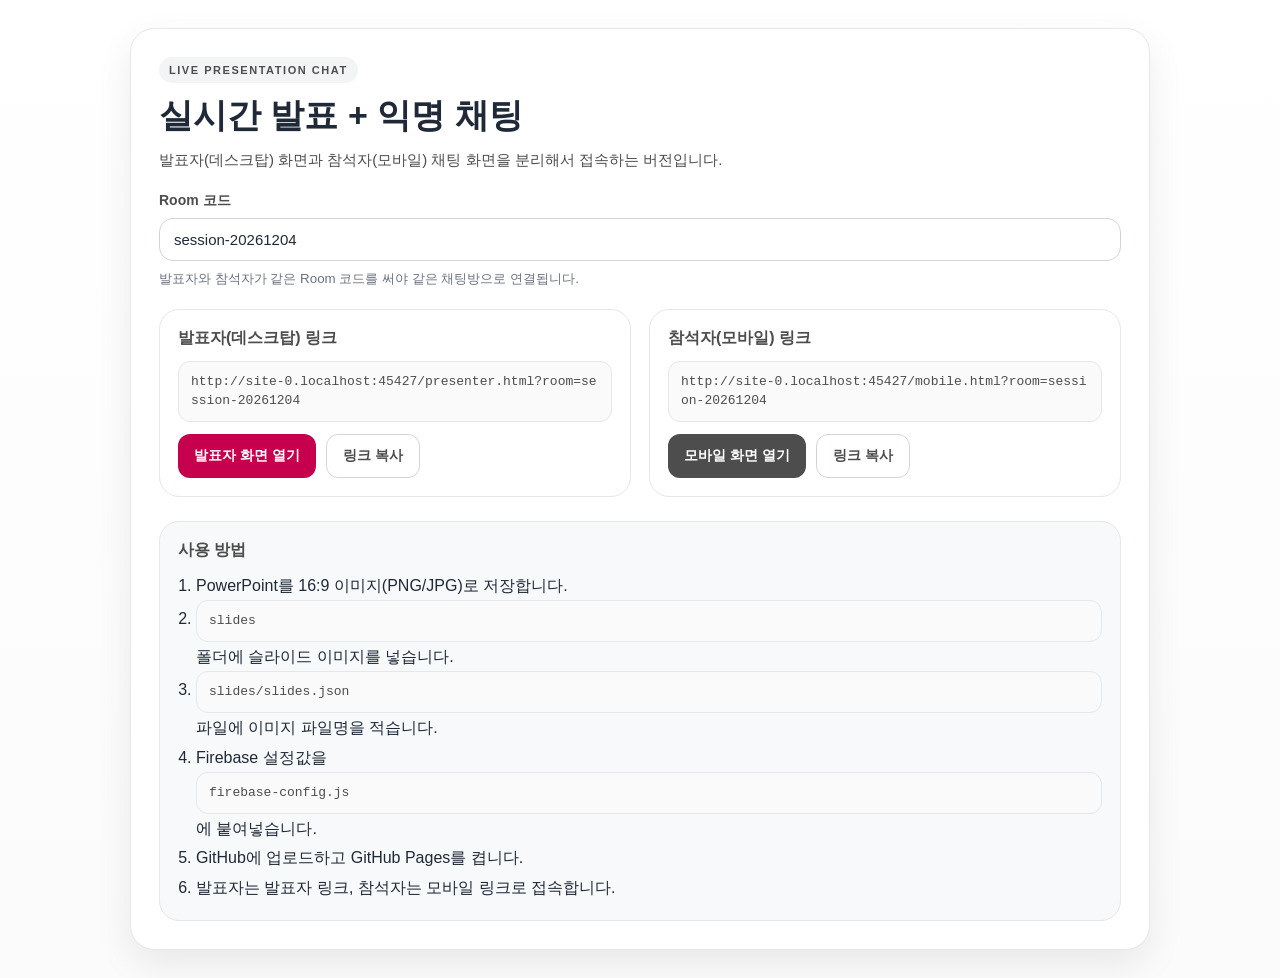
<file: index.html>
<!DOCTYPE html>
<html lang="ko">
<head>
  <meta charset="UTF-8" />
  <meta name="viewport" content="width=device-width, initial-scale=1.0" />
  <title>실시간 발표 + 익명 채팅 시작</title>
  <link rel="stylesheet" href="./styles.css">
</head>
<body class="landing-body">
  <div class="landing-card">
    <div class="brand-chip">LIVE PRESENTATION CHAT</div>
    <h1>실시간 발표 + 익명 채팅</h1>
    <p class="landing-desc">
      발표자(데스크탑) 화면과 참석자(모바일) 채팅 화면을 분리해서 접속하는 버전입니다.
    </p>

    <div class="form-group">
      <label for="roomInput">Room 코드</label>
      <input id="roomInput" type="text" placeholder="예: jb2026" />
      <small>발표자와 참석자가 같은 Room 코드를 써야 같은 채팅방으로 연결됩니다.</small>
    </div>

    <div class="split-link-grid">
      <div class="link-card">
        <div class="link-card-title">발표자(데스크탑) 링크</div>
        <code id="presenterLinkText">-</code>
        <div class="card-actions">
          <button id="openPresenterBtn" class="primary-btn">발표자 화면 열기</button>
          <button id="copyPresenterLinkBtn" class="ghost-btn">링크 복사</button>
        </div>
      </div>

      <div class="link-card">
        <div class="link-card-title">참석자(모바일) 링크</div>
        <code id="mobileLinkText">-</code>
        <div class="card-actions">
          <button id="openMobileBtn" class="secondary-btn">모바일 화면 열기</button>
          <button id="copyMobileLinkBtn" class="ghost-btn">링크 복사</button>
        </div>
      </div>
    </div>

    <div class="info-box">
      <div class="info-title">사용 방법</div>
      <ol>
        <li>PowerPoint를 16:9 이미지(PNG/JPG)로 저장합니다.</li>
        <li><code>slides</code> 폴더에 슬라이드 이미지를 넣습니다.</li>
        <li><code>slides/slides.json</code> 파일에 이미지 파일명을 적습니다.</li>
        <li>Firebase 설정값을 <code>firebase-config.js</code>에 붙여넣습니다.</li>
        <li>GitHub에 업로드하고 GitHub Pages를 켭니다.</li>
        <li>발표자는 발표자 링크, 참석자는 모바일 링크로 접속합니다.</li>
      </ol>
    </div>
  </div>

  <script>
    const roomInput = document.getElementById("roomInput");
    const presenterLinkText = document.getElementById("presenterLinkText");
    const mobileLinkText = document.getElementById("mobileLinkText");
    const openPresenterBtn = document.getElementById("openPresenterBtn");
    const copyPresenterLinkBtn = document.getElementById("copyPresenterLinkBtn");
    const openMobileBtn = document.getElementById("openMobileBtn");
    const copyMobileLinkBtn = document.getElementById("copyMobileLinkBtn");

    const defaultRoom = "session-" + new Date().toISOString().slice(0, 10).replace(/-/g, "");
    roomInput.value = defaultRoom;

    function getBasePath() {
      const path = window.location.pathname;
      if (path.endsWith("index.html")) {
        return window.location.origin + path.replace(/index\.html$/, "");
      }
      if (path.endsWith("/")) {
        return window.location.origin + path;
      }
      return window.location.origin + path.substring(0, path.lastIndexOf("/") + 1);
    }

    function buildLinks() {
      const room = (roomInput.value || defaultRoom).trim();
      const base = getBasePath();
      const presenterUrl = `${base}presenter.html?room=${encodeURIComponent(room)}`;
      const mobileUrl = `${base}mobile.html?room=${encodeURIComponent(room)}`;

      presenterLinkText.textContent = presenterUrl;
      mobileLinkText.textContent = mobileUrl;

      return { presenterUrl, mobileUrl };
    }

    roomInput.addEventListener("input", buildLinks);
    buildLinks();

    openPresenterBtn.addEventListener("click", () => {
      const { presenterUrl } = buildLinks();
      window.open(presenterUrl, "_blank");
    });

    openMobileBtn.addEventListener("click", () => {
      const { mobileUrl } = buildLinks();
      window.open(mobileUrl, "_blank");
    });

    copyPresenterLinkBtn.addEventListener("click", async () => {
      const { presenterUrl } = buildLinks();
      await navigator.clipboard.writeText(presenterUrl);
      alert("발표자 링크가 복사되었습니다.");
    });

    copyMobileLinkBtn.addEventListener("click", async () => {
      const { mobileUrl } = buildLinks();
      await navigator.clipboard.writeText(mobileUrl);
      alert("모바일 링크가 복사되었습니다.");
    });
  </script>
</body>
</html>
</file>
<file: styles.css>
:root {
  --bg: #ffffff;
  --text: #1f2937;
  --muted: #6b7280;
  --line: #e5e7eb;
  --line-strong: #d1d5db;
  --red: #c7004d;   /* CMYK C0 M100 Y62 K22 근사 */
  --red-dark: #a4003f;
  --gray: #4d4d4d;  /* K70 근사 */
  --light: #f8f9fb;
  --shadow: 0 14px 36px rgba(0, 0, 0, 0.08);
}

* {
  box-sizing: border-box;
}

html, body {
  margin: 0;
  padding: 0;
  font-family: "Segoe UI", "Apple SD Gothic Neo", "Malgun Gothic", sans-serif;
  background: var(--bg);
  color: var(--text);
}

.hidden {
  display: none !important;
}

code {
  display: block;
  background: #fafafa;
  border: 1px solid var(--line);
  border-radius: 12px;
  padding: 10px 12px;
  color: var(--gray);
  word-break: break-all;
  font-size: 13px;
  line-height: 1.5;
}

button {
  cursor: pointer;
  border: 0;
  border-radius: 12px;
  padding: 12px 16px;
  font-size: 14px;
  font-weight: 700;
  transition: all 0.2s ease;
}

.primary-btn {
  background: var(--red);
  color: #fff;
}

.primary-btn:hover {
  background: var(--red-dark);
}

.secondary-btn {
  background: var(--gray);
  color: #fff;
}

.secondary-btn:hover {
  background: #3f3f3f;
}

.ghost-btn {
  background: white;
  color: var(--gray);
  border: 1px solid var(--line-strong);
}

.ghost-btn:hover {
  background: #f9fafb;
}

.full-width {
  width: 100%;
}

.brand-chip {
  display: inline-block;
  font-size: 11px;
  letter-spacing: 0.14em;
  font-weight: 800;
  padding: 7px 10px;
  border-radius: 999px;
  background: #f3f4f6;
  color: var(--gray);
  margin-bottom: 12px;
}

.brand-chip.brand-red {
  background: rgba(199, 0, 77, 0.08);
  color: var(--red);
}

.small-muted,
.small-label {
  font-size: 12px;
  color: var(--muted);
}

/* landing */
.landing-body {
  min-height: 100vh;
  padding: 28px;
  background: linear-gradient(180deg, #ffffff 0%, #fbfbfc 100%);
}

.landing-card {
  max-width: 1020px;
  margin: 0 auto;
  background: white;
  border: 1px solid var(--line);
  border-radius: 24px;
  box-shadow: var(--shadow);
  padding: 28px;
}

.landing-card h1 {
  margin: 0 0 10px;
  font-size: 34px;
  line-height: 1.2;
}

.landing-desc {
  color: var(--gray);
  margin-bottom: 22px;
  font-size: 15px;
}

.form-group {
  display: flex;
  flex-direction: column;
  gap: 8px;
  margin-bottom: 18px;
}

.form-group label {
  font-size: 14px;
  color: var(--gray);
  font-weight: 700;
}

.form-group input,
.mobile-input-bar input,
textarea {
  width: 100%;
  border-radius: 14px;
  border: 1px solid var(--line-strong);
  background: white;
  color: var(--text);
  padding: 12px 14px;
  font-size: 15px;
  outline: none;
}

.form-group input:focus,
.mobile-input-bar input:focus,
textarea:focus {
  border-color: var(--red);
}

.form-group small {
  color: var(--muted);
  line-height: 1.5;
}

.split-link-grid {
  display: grid;
  grid-template-columns: 1fr 1fr;
  gap: 18px;
  margin: 20px 0 24px;
}

.link-card {
  background: #fff;
  border: 1px solid var(--line);
  border-radius: 20px;
  padding: 18px;
}

.link-card-title {
  font-weight: 800;
  margin-bottom: 12px;
  color: var(--gray);
}

.card-actions {
  display: flex;
  gap: 10px;
  margin-top: 12px;
  flex-wrap: wrap;
}

.info-box {
  border: 1px solid var(--line);
  border-radius: 20px;
  background: var(--light);
  padding: 18px;
}

.info-title {
  font-weight: 800;
  margin-bottom: 10px;
  color: var(--gray);
}

.info-box ol {
  margin: 0;
  padding-left: 18px;
  line-height: 1.85;
}

/* presenter */
.presenter-body {
  min-height: 100vh;
  padding: 18px;
  background: #ffffff;
}

.topbar {
  display: flex;
  justify-content: space-between;
  align-items: flex-start;
  gap: 16px;
  margin-bottom: 18px;
}

.white-topbar h1 {
  margin: 0 0 8px;
  font-size: 30px;
  line-height: 1.2;
}

.sub-info,
.mobile-sub-info {
  color: var(--muted);
  font-size: 14px;
}

#roomBadge,
#nicknameBadge {
  color: var(--red);
  font-weight: 800;
}

.topbar-actions {
  display: flex;
  gap: 10px;
  flex-wrap: wrap;
}

.presenter-layout {
  display: grid;
  gap: 18px;
  min-height: calc(100vh - 120px);
}

.large-slide-layout {
  grid-template-columns: 3.4fr 1.1fr;
}

.white-panel {
  background: white;
  border: 1px solid var(--line);
  border-radius: 24px;
  box-shadow: var(--shadow);
}

.slide-panel {
  padding: 18px;
  display: flex;
  flex-direction: column;
  gap: 16px;
}

.large-slide-wrapper {
  aspect-ratio: 16 / 9;
}

.slide-wrapper {
  width: 100%;
  border-radius: 20px;
  overflow: hidden;
  position: relative;
  background: #fafafa;
  border: 1px solid var(--line);
}

.slide-image {
  width: 100%;
  height: 100%;
  object-fit: contain;
  background: #fff;
}

.slide-fallback {
  position: absolute;
  inset: 0;
  display: grid;
  place-items: center;
  text-align: center;
  padding: 24px;
  color: var(--gray);
}

.slide-controls {
  display: flex;
  justify-content: center;
  align-items: center;
  gap: 14px;
}

.slide-indicator {
  min-width: 100px;
  text-align: center;
  font-weight: 800;
  color: var(--gray);
}

.bottom-widgets {
  display: grid;
  grid-template-columns: 0.8fr 1.4fr;
  gap: 16px;
}

.white-subpanel {
  border: 1px solid var(--line);
  border-radius: 18px;
  background: white;
  padding: 16px;
}

.widget-title {
  font-weight: 800;
  margin-bottom: 12px;
  color: var(--gray);
}

.progress-bar {
  width: 100%;
  height: 14px;
  background: #f1f3f5;
  border-radius: 999px;
  overflow: hidden;
}

.progress-fill {
  width: 0%;
  height: 100%;
  background: linear-gradient(90deg, var(--red), #e23b6f);
  transition: width 0.25s ease;
}

.progress-text {
  text-align: right;
  margin-top: 8px;
  color: var(--gray);
  font-weight: 800;
}

.memo-card textarea {
  min-height: 122px;
  resize: vertical;
}

.slim-chat-panel {
  display: flex;
  flex-direction: column;
  overflow: hidden;
}

.white-chat-header {
  display: flex;
  justify-content: space-between;
  align-items: flex-start;
  gap: 12px;
  padding: 18px;
  border-bottom: 1px solid var(--line);
}

.white-chat-header h2 {
  margin: 0;
  font-size: 20px;
}

.live-badge {
  display: inline-flex;
  align-items: center;
  justify-content: center;
  min-width: 56px;
  padding: 8px 10px;
  background: rgba(199, 0, 77, 0.08);
  color: var(--red);
  border: 1px solid rgba(199, 0, 77, 0.16);
  border-radius: 999px;
  font-size: 12px;
  font-weight: 800;
}

.link-inline-box {
  padding: 14px 18px;
  border-bottom: 1px solid var(--line);
  background: #fcfcfd;
}

.chat-list {
  flex: 1;
  overflow-y: auto;
  padding: 14px;
  display: flex;
  flex-direction: column;
  gap: 10px;
}

.message-item {
  border: 1px solid var(--line);
  border-radius: 18px;
  background: white;
  padding: 12px 14px;
}

.message-meta {
  display: flex;
  justify-content: space-between;
  align-items: center;
  gap: 8px;
  margin-bottom: 6px;
}

.message-nickname {
  font-weight: 800;
  color: var(--red);
}

.message-time {
  color: var(--muted);
  font-size: 12px;
}

.message-text {
  color: #374151;
  font-size: 14px;
  line-height: 1.6;
  white-space: pre-wrap;
  word-break: break-word;
}

/* mobile */
.mobile-body {
  min-height: 100vh;
  background: #fff;
  padding-bottom: 88px;
}

.setup-modal {
  position: fixed;
  inset: 0;
  background: rgba(255,255,255,0.92);
  display: flex;
  align-items: center;
  justify-content: center;
  z-index: 1000;
  padding: 18px;
}

.setup-card {
  width: 100%;
  max-width: 420px;
  background: white;
  border: 1px solid var(--line);
  border-radius: 22px;
  box-shadow: var(--shadow);
  padding: 22px;
}

.setup-card h2 {
  margin-top: 0;
  margin-bottom: 18px;
  font-size: 26px;
}

.white-mobile-header {
  position: sticky;
  top: 0;
  z-index: 10;
  background: white;
  border-bottom: 1px solid var(--line);
  padding: 16px;
}

.mobile-chat-wrap {
  padding: 12px;
}

.mobile-chat-list {
  display: flex;
  flex-direction: column;
  gap: 10px;
}

.mobile-message {
  border: 1px solid var(--line);
  border-radius: 18px;
  background: #fff;
  padding: 12px 14px;
}

.mobile-message.mine {
  border-color: rgba(199, 0, 77, 0.18);
  background: rgba(199, 0, 77, 0.04);
}

.mobile-message .message-nickname {
  font-size: 12px;
}

.white-mobile-input-bar {
  position: fixed;
  left: 0;
  right: 0;
  bottom: 0;
  display: grid;
  grid-template-columns: 1fr auto;
  gap: 10px;
  padding: 12px;
  background: white;
  border-top: 1px solid var(--line);
}

.white-mobile-input-bar input {
  min-height: 48px;
}

.empty-state {
  text-align: center;
  color: var(--muted);
  padding: 30px 14px;
  border: 1px dashed var(--line-strong);
  border-radius: 18px;
  background: #fcfcfd;
}

/* responsive */
@media (max-width: 1200px) {
  .large-slide-layout {
    grid-template-columns: 1fr;
  }

  .bottom-widgets {
    grid-template-columns: 1fr;
  }
}

@media (max-width: 768px) {
  .landing-body,
  .presenter-body {
    padding: 14px;
  }

  .landing-card {
    padding: 20px;
  }

  .landing-card h1 {
    font-size: 28px;
  }

  .split-link-grid {
    grid-template-columns: 1fr;
  }

  .topbar {
    flex-direction: column;
  }

  .slide-controls {
    flex-wrap: wrap;
  }
}

/* 채팅 패널 높이 고정 */
.chat-panel {
  height: 100vh;
  display: flex;
  flex-direction: column;
}

/* 채팅 리스트만 스크롤 */
.chat-list {
  flex: 1;
  overflow-y: auto;
  padding: 10px;
}
</file>
